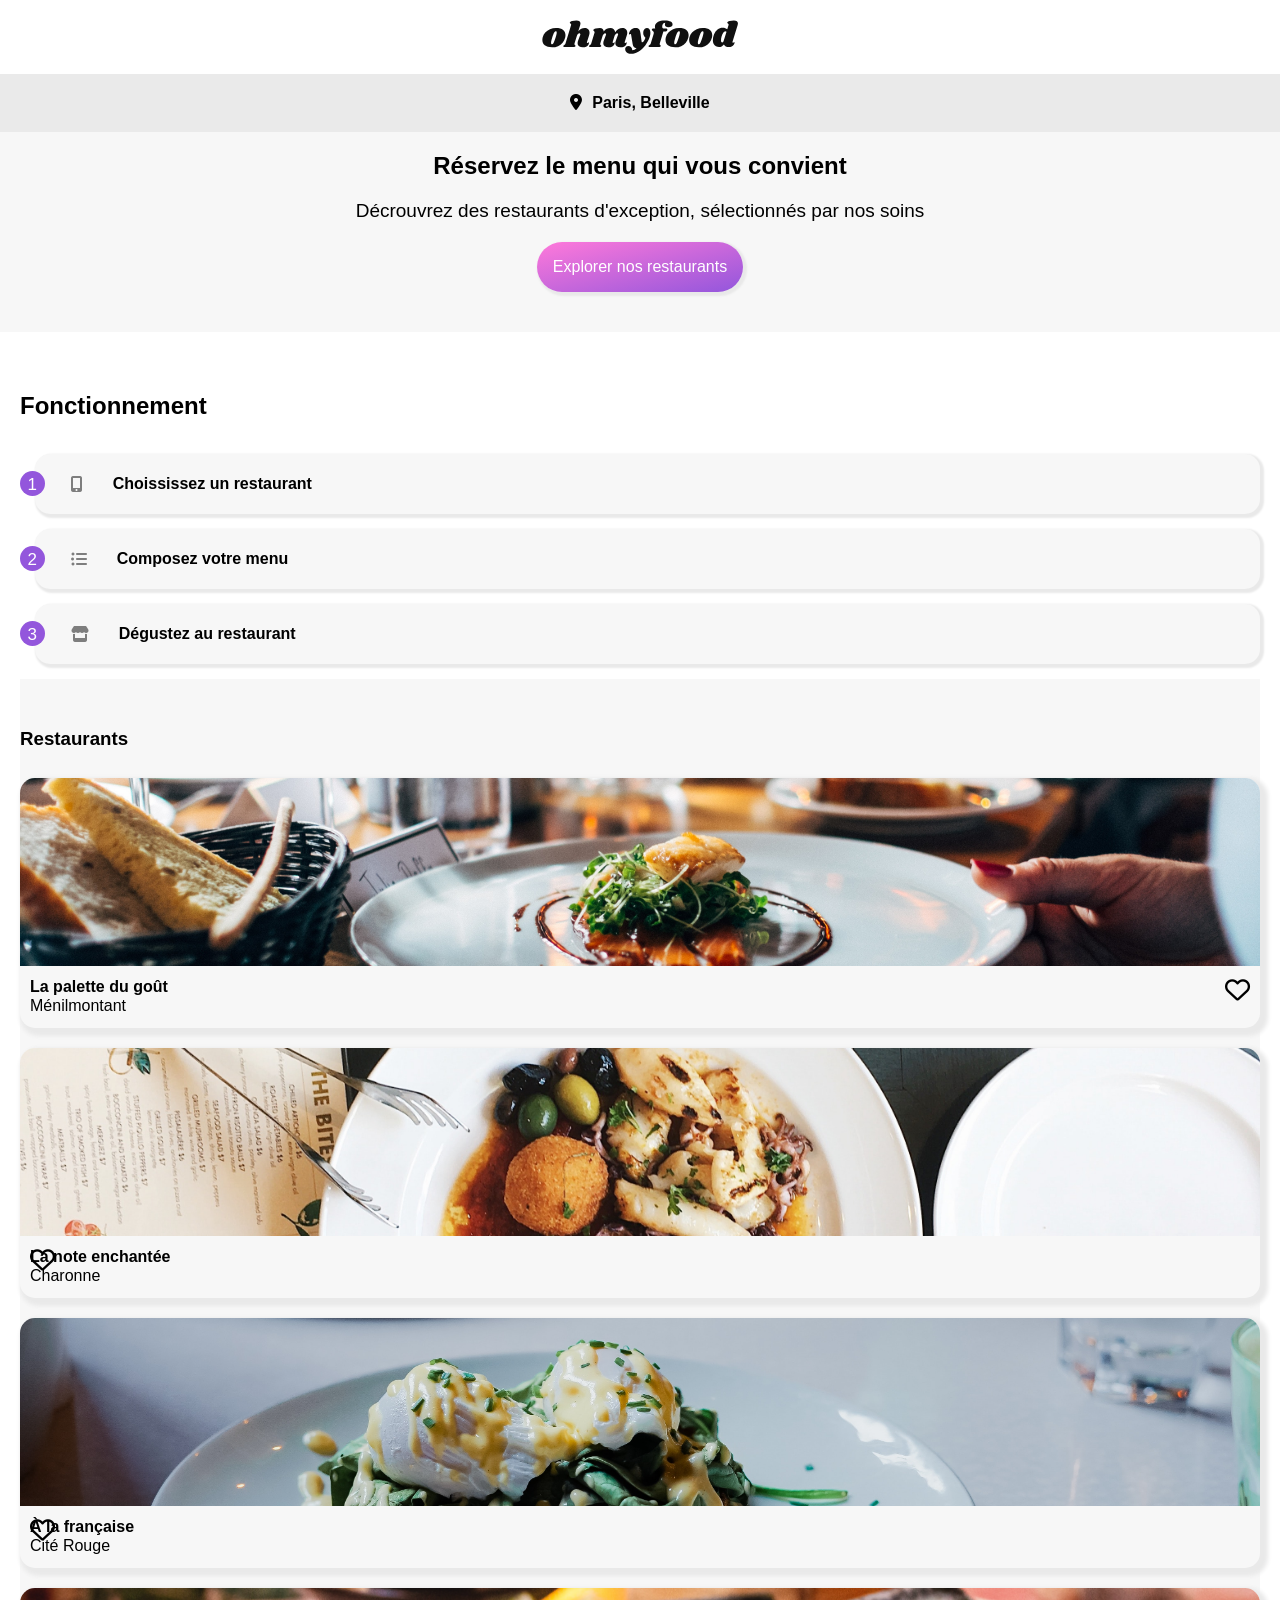
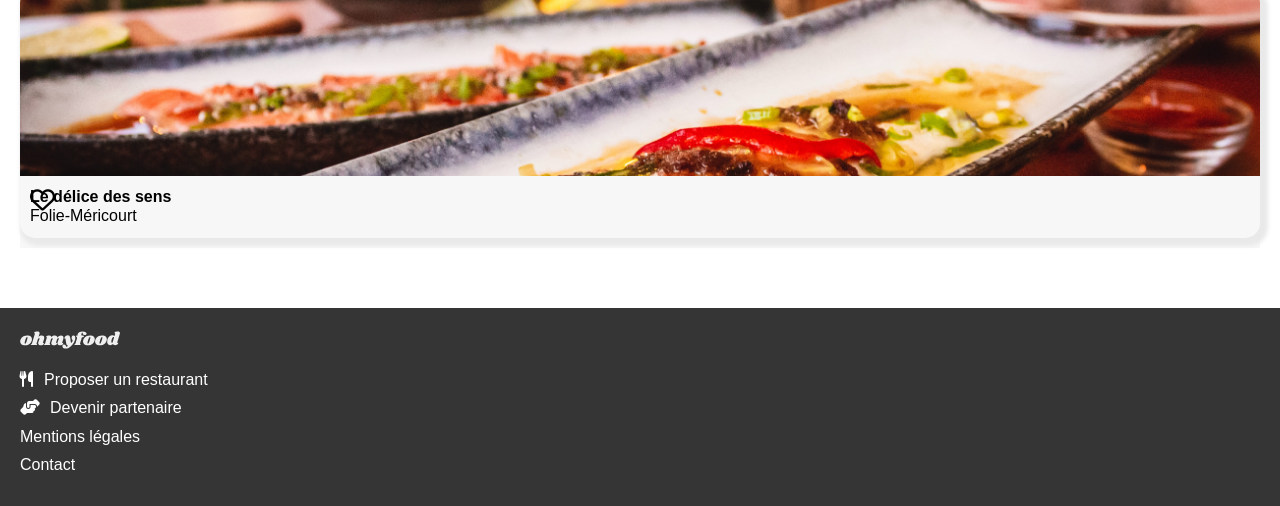
<file: index.html>
<!DOCTYPE html>
<html lang="fr">
    <head>
        <meta charset="UTF-8" />
        <meta name="viewport" content="width=device-width, initial-scale=1" />
        <link rel="stylesheet" href="css/normalize.css" />
        <link rel="stylesheet" href="css/style.css" />
        <link rel="stylesheet" href="https://cdnjs.cloudflare.com/ajax/libs/font-awesome/6.1.2/css/all.min.css" />
        <title>Ohmyfood</title>
    </head>
    <body>
        <header>
            <div id="logo" class="header">
                <img src="images/logo/ohmyfood@2x.svg" alt="ALC" />
            </div>
            <div class="location">
                <strong class="header"><i class="fa-solid fa-location-dot"></i>Paris, Belleville</strong>
            </div>
            <div class="header_block">
                <div class="header_text_block">
                    <h2 class="header">Réservez le menu qui vous convient</h2>
                    <span><em class="header">Décrouvrez des restaurants d'exception, sélectionnés par nos soins</em> </span>
                </div>
                <div class="header">
                    <button class="home_btn" type="button" onclick="window.location.href = ' '">
                        <span>Explorer nos restaurants</span>
                    </button>
                </div>
            </div>
        </header>
        <main class="wrapper">
            <div class="explain_block">
                <h2>Fonctionnement</h2>
                <div>
                    <div class="explain_btn_block">
                        <em>1</em
                        ><button class="explain_btn" type="button" onclick="window.location.href = ' '">
                            <i class="fa-solid fa-mobile-screen-button"></i><strong>Choississez un restaurant</strong>
                        </button>
                    </div>
                    <div class="explain_btn_block">
                        <em>2</em><button class="explain_btn" type="button" onclick="window.location.href = ' '"><i class="fa-solid fa-list-ul"></i><strong>Composez votre menu</strong></button>
                    </div>
                    <div class="explain_btn_block">
                        <em>3</em><button class="explain_btn" type="button" onclick="window.location.href = ' '"><i class="fa-solid fa-store"></i><strong>Dégustez au restaurant</strong></button>
                    </div>
                </div>
            </div>
            <div class="main_block">
                <h3>Restaurants</h3>
                <div class="article_block">
                    <article class="article">
                        <img src="images/restaurants/jay-wennington-N_Y88TWmGwA-unsplash.jpg" alt="ALC" />
                        <div class="art_txt_block">
                            <span class="art_txt">
                                <strong class="art_title">La palette du goût</strong>
                                Ménilmontant
                            </span>
                            <div class="heart_rate"><i class="fa-regular fa-heart"></i> <i class="fa-solid fa-heart"></i></div>
                        </div>
                    </article>
                    <article class="article">
                        <img src="images/restaurants/stil-u2Lp8tXIcjw-unsplash.jpg" alt="ALC" />
                        <div class="art_txt_block">
                            <span class="art_txt">
                                <strong class="art_title">La note enchantée</strong>
                                Charonne
                            </span>
                            <i class="fa-regular fa-heart"></i>
                            <i class="fa-solid fa-heart"></i>
                        </div>
                    </article>
                    <article class="article">
                        <img src="images/restaurants/toa-heftiba-DQKerTsQwi0-unsplash.jpg" alt="ALC" />
                        <div class="art_txt_block">
                            <span class="art_txt">
                                <strong class="art_title">À la française</strong>
                                Cité Rouge
                            </span>
                            <i class="fa-regular fa-heart"></i>
                            <i class="fa-solid fa-heart"></i>
                        </div>
                    </article>
                    <article class="article">
                        <img src="images/restaurants/louis-hansel-shotsoflouis-qNBGVyOCY8Q-unsplash.jpg" alt="ALC" />
                        <div class="art_txt_block">
                            <span class="art_txt">
                                <strong class="art_title">Le délice des sens</strong>
                                Folie-Méricourt
                            </span>
                            <i class="fa-regular fa-heart"></i>
                            <i class="fa-solid fa-heart"></i>
                        </div>
                    </article>
                </div>
            </div>
        </main>
        <footer>
            <img src="images/logo/ohmyfood@2x.svg" alt="ALC" />
            <ul>
                <li>
                    <a href=""><i class="fa-solid fa-utensils"></i>Proposer un restaurant</a>
                </li>
                <li>
                    <a href=""><i class="fa-solid fa-handshake-angle"></i>Devenir partenaire</a>
                </li>
                <li><a href="">Mentions légales</a></li>
                <li><a href="">Contact</a></li>
            </ul>
        </footer>
    </body>
</html>
<!---->
</file>
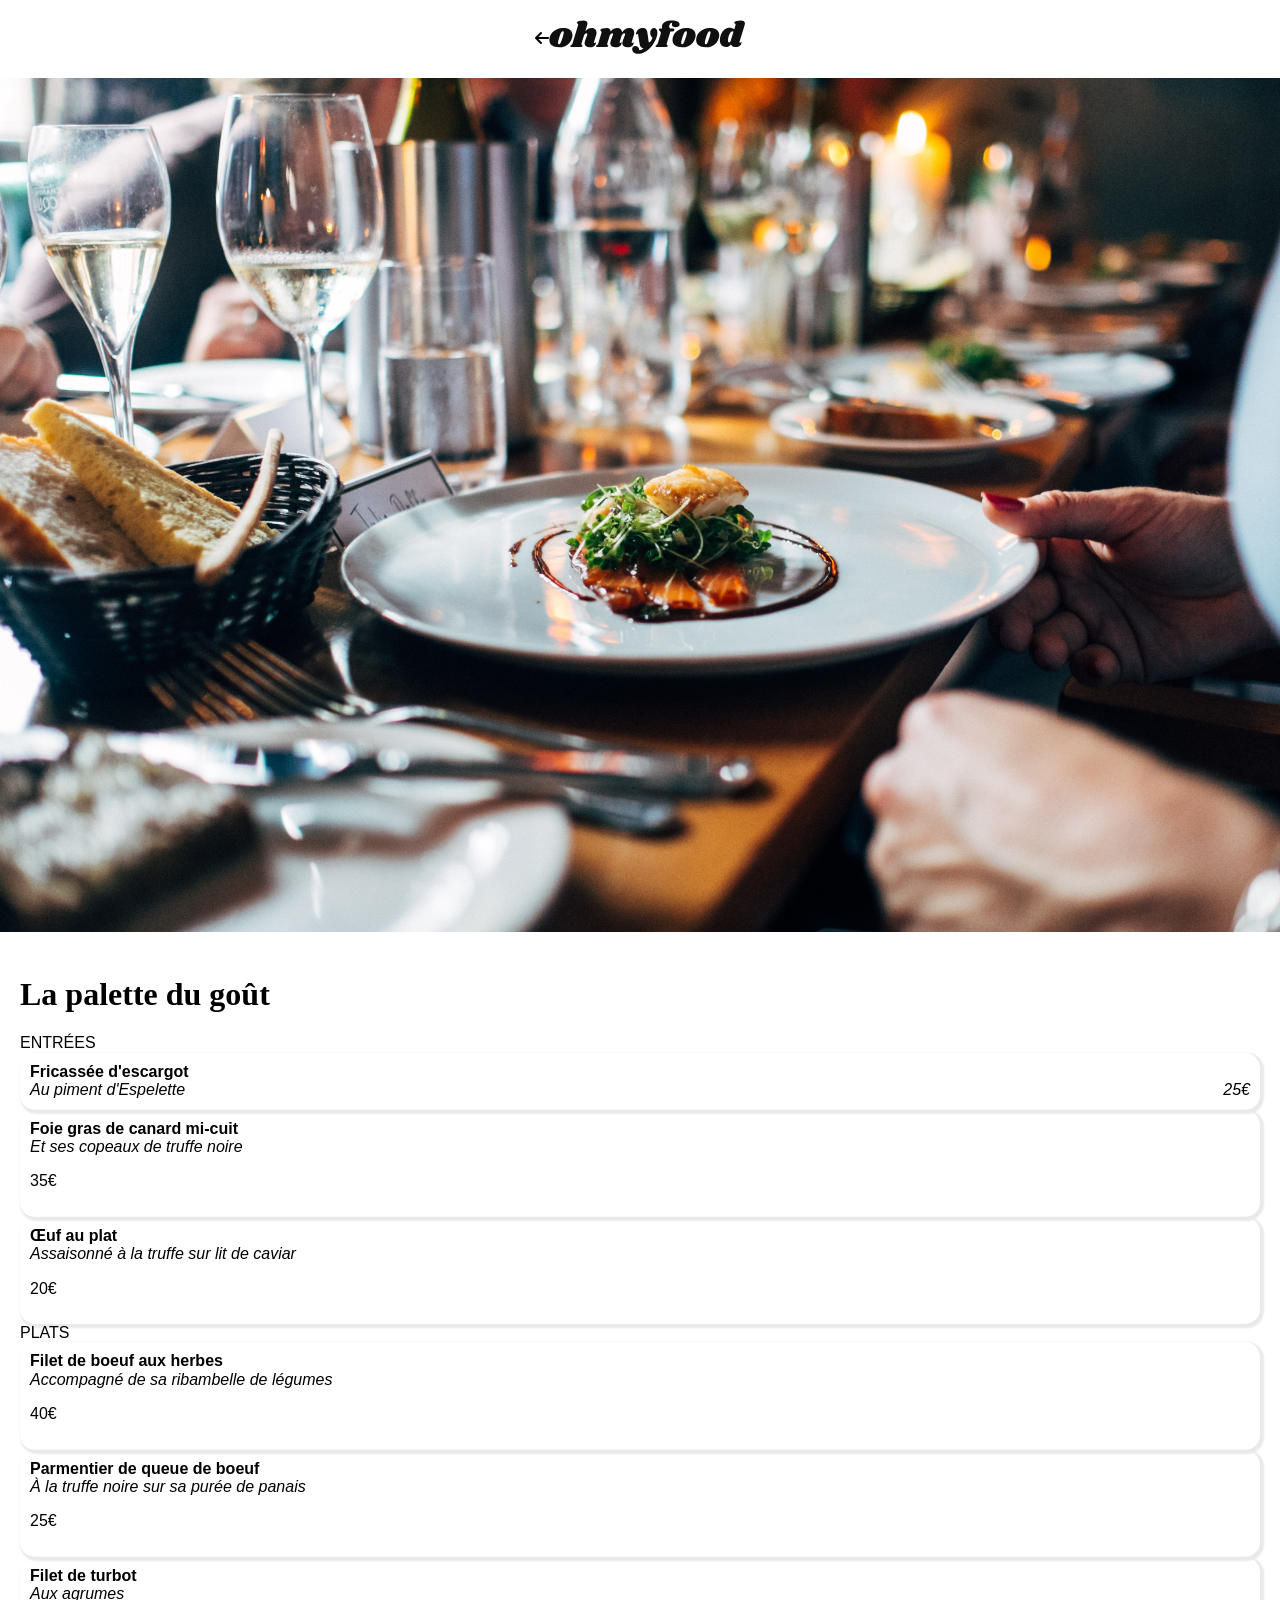
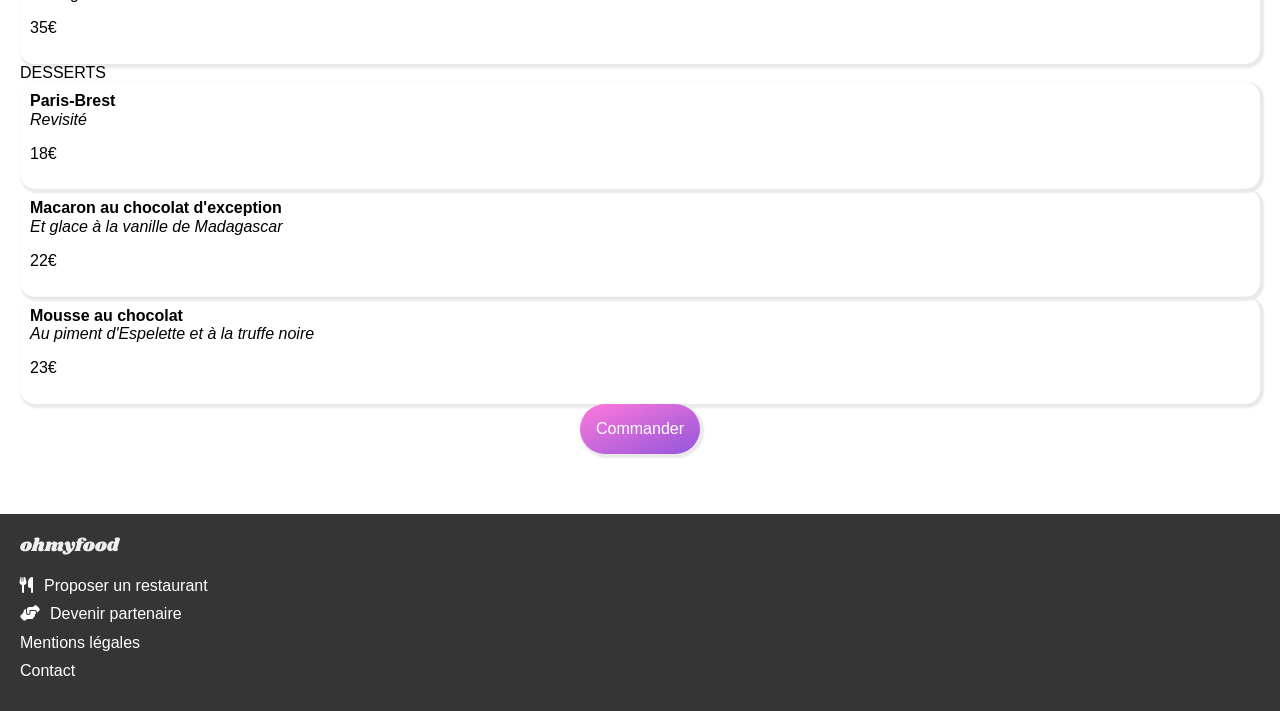
<file: menu_01.html>
<!DOCTYPE html>
<html lang="fr">
  <head>
    <meta charset="UTF-8" />
    <meta name="viewport" content="width=device-width, initial-scale=1" />
    <link rel="stylesheet" href="css/normalize.css" />
    <link rel="stylesheet" href="css/style.css" />
    <link rel="stylesheet" href="https://cdnjs.cloudflare.com/ajax/libs/font-awesome/6.1.2/css/all.min.css">
    <title>Ohmyfood</title>
  </head>
  <body>
    <header>
      <div id="logo" class="header">
        <span class="back">
          <i class="fa-solid fa-arrow-left"></i>
        </span>
        <span>
          <img src="images/logo/ohmyfood@2x.svg" alt="ALC">
        </span>
      </div>
      <div>
        <img class="img_menu"
          src="images/restaurants/jay-wennington-N_Y88TWmGwA-unsplash.jpg"
          alt="ALC"/>
      </div>
    </header>
    <main class="wrapper">
      <div>
        <h1>La palette du goût</h1>
      </div>
      <div class="menu_block">
        <span>ENTRÉES</span>
        <div class="menu_btn">
          <strong>Fricassée d'escargot</strong>
          <span><em>Au piment d'Espelette</em><em>25€</em></span>
        </div>
        <div class="menu_btn">
          <strong>Foie gras de canard mi-cuit</strong>
          <em>Et ses copeaux de truffe noire</em>
          <p>35€</p>
        </div>
        <div class="menu_btn">
          <strong>Œuf au plat</strong>
          <em>Assaisonné à la truffe sur lit de caviar</em>
          <p>20€</p>
        </div>
      </div>
      <div class="menu_block">
        <span>PLATS</span>
        <div class="menu_btn">
          <strong>Filet de boeuf aux herbes</strong>
          <em>Accompagné de sa ribambelle de légumes</em>
          <p>40€</p>
        </div>
        <div class="menu_btn">
          <strong>Parmentier de queue de boeuf</strong>
          <em>À la truffe noire sur sa purée de panais</em>
          <p>25€</p>
        </div>
        <div class="menu_btn">
          <strong>Filet de turbot</strong>
          <em>Aux agrumes</em>
          <p>35€</p>
        </div>
      </div>
      <div class="menu_block">
        <span>DESSERTS</span>
        <div class="menu_btn">
          <strong>Paris-Brest</strong>
          <em>Revisité</em>
          <p>18€</p>
        </div>
        <div class="menu_btn">
          <strong>Macaron au chocolat d'exception</strong>
          <em>Et glace à la vanille de Madagascar</em>
          <p>22€</p>
        </div>
        <div class="menu_btn">
          <strong>Mousse au chocolat</strong>
          <em>Au piment d'Espelette et à la truffe noire</em>
          <p>23€</p>
        </div>
      </div>
      <div class="order_btn"><button class="home_btn" type="button" onclick="window.location.href = ' '">
        <span>Commander</span>
        </button>
      </div>
    </main>
    <footer>
      <img src="images/logo/ohmyfood@2x.svg" alt="ALC">
      <ul>
        <li><a href=""><i class="fa-solid fa-utensils"></i>Proposer un restaurant</a></li>
        <li><a href=""><i class="fa-solid fa-handshake-angle"></i>Devenir partenaire</a></li>
        <li><a href="">Mentions légales</a></li>
        <li><a href="">Contact</a></li>
      </ul>
    </footer>
  </body>
</html>
</file>
<file: css/style.css>
@import"https://fonts.googleapis.com/css2?family=Raleway&display=swap";*{box-sizing:border-box;font-family:sans-serif,Roboto}.header{display:flex;justify-content:center;text-align:center}#logo{padding-block:20px}.location{background-color:#eaeaea;padding-block:20px}.location em{font-style:normal}.location i{margin-right:10px}.header_block{background-color:#f7f7f7;padding-inline:20px;display:flow-root;padding-block-end:40px}.header_block .header_text_block{padding-block-end:20px}.header_block .header_text_block h2{padding-inline:50px}.header_block .header_text_block span em{font-style:normal;font-size:19px}.home_btn{display:flex;justify-content:center}footer{display:flex;flex-direction:column;padding-block:10px;padding-inline:20px;background-color:#353535}footer img{margin-top:12px;height:20px;width:100px;filter:invert(1)}footer ul{padding-inline-start:0px;list-style-type:none}footer ul li{padding-block:5px}footer ul li a{color:#fff;text-decoration:none}footer ul li i{padding-right:10px}.home_btn{border-radius:50px;height:50px;background:linear-gradient(to right bottom, #FF79DA, #9356DC);border:none;box-shadow:2px 2px 2px 2px #e9e9e9}.home_btn span{position:relative;padding-block:15px;color:#fff;padding-inline:10px}.explain_btn_block em{height:25px;width:25px;margin-inline:5px;font-size:17px;font-style:normal;background-color:#9356dc;border-radius:50%;color:#fff;padding-top:2px}.explain_btn_block .explain_btn{background-color:#f7f7f7;height:60px;border-radius:15px;border:none;box-shadow:2px 2px 2px 2px #e9e9e9;width:100%;display:flex;align-items:baseline;justify-content:flex-start}.explain_btn_block .explain_btn:hover{background-color:#f5edff}.explain_btn_block .explain_btn:hover i{color:#9356dc}.explain_btn_block .explain_btn i{color:#7e7e7e;margin-inline:30px}.menu_btn{display:flex;flex-direction:column;border-radius:15px;box-shadow:2px 2px 2px 2px #e9e9e9;padding:10px}.menu_btn span{display:flex;justify-content:space-between}article{display:flex;flex-wrap:wrap;height:250px;width:100%;border-radius:15px;margin-block:10px;box-shadow:4px 4px 4px 4px #e9e9e9}article img{object-fit:cover;width:100%;height:75%;border-top-right-radius:15px;border-top-left-radius:15px}article .art_txt_block{padding:10px;padding-block:10px}article i{position:absolute;font-size:25px}article .fa-solid{opacity:0;transition:all 150ms linear}article .fa-solid:focus{opacity:1;color:#9356dc}.wrapper{margin:40px 20px 60px 20px}.explain_block{display:flex;flex-wrap:wrap}.explain_block div{width:100%}.explain_block div .explain_btn_block{display:flex;flex-wrap:nowrap;justify-content:center;margin-block:15px;align-items:baseline}.explain_block div .explain_btn_block .explain_btn{flex-wrap:wrap;align-items:center}.explain_block div .explain_btn_block em{display:flex;justify-content:center;align-items:center;margin:0px;margin-inline-end:-10px;position:relative}.main_block{display:flex;flex-wrap:wrap;background-color:rgba(247,247,247,.968627451);padding-top:30px}.main_block .article_block{display:flex;align-items:baseline;flex-wrap:wrap}.main_block .article_block .article{justify-content:space-between;align-items:baseline}.main_block .article_block .article .art_txt_block{display:flex;width:100%;justify-content:space-between}.main_block .article_block .article .art_txt_block .art_txt{display:flex;flex-wrap:wrap;flex-direction:column}.main_block .article_block .article .art_txt_block .heart_rate{display:flex;position:relative;justify-content:flex-end;width:25px}.main_block .article_block .article .art_txt_block .heart_rate i{position:absolute;top:0;right:0}.main_block .article_block .article .art_txt_block .heart_rate .fa-solid{opacity:0}.main_block .article_block .article .art_txt_block .heart_rate:hover .fa-solid{opacity:1}.back{padding-block-start:10px}.img_menu{max-width:100%}h1{font-family:Shrikhand;font-weight:900}.order_btn{display:flex;justify-content:center}/*# sourceMappingURL=style.css.map */
</file>
